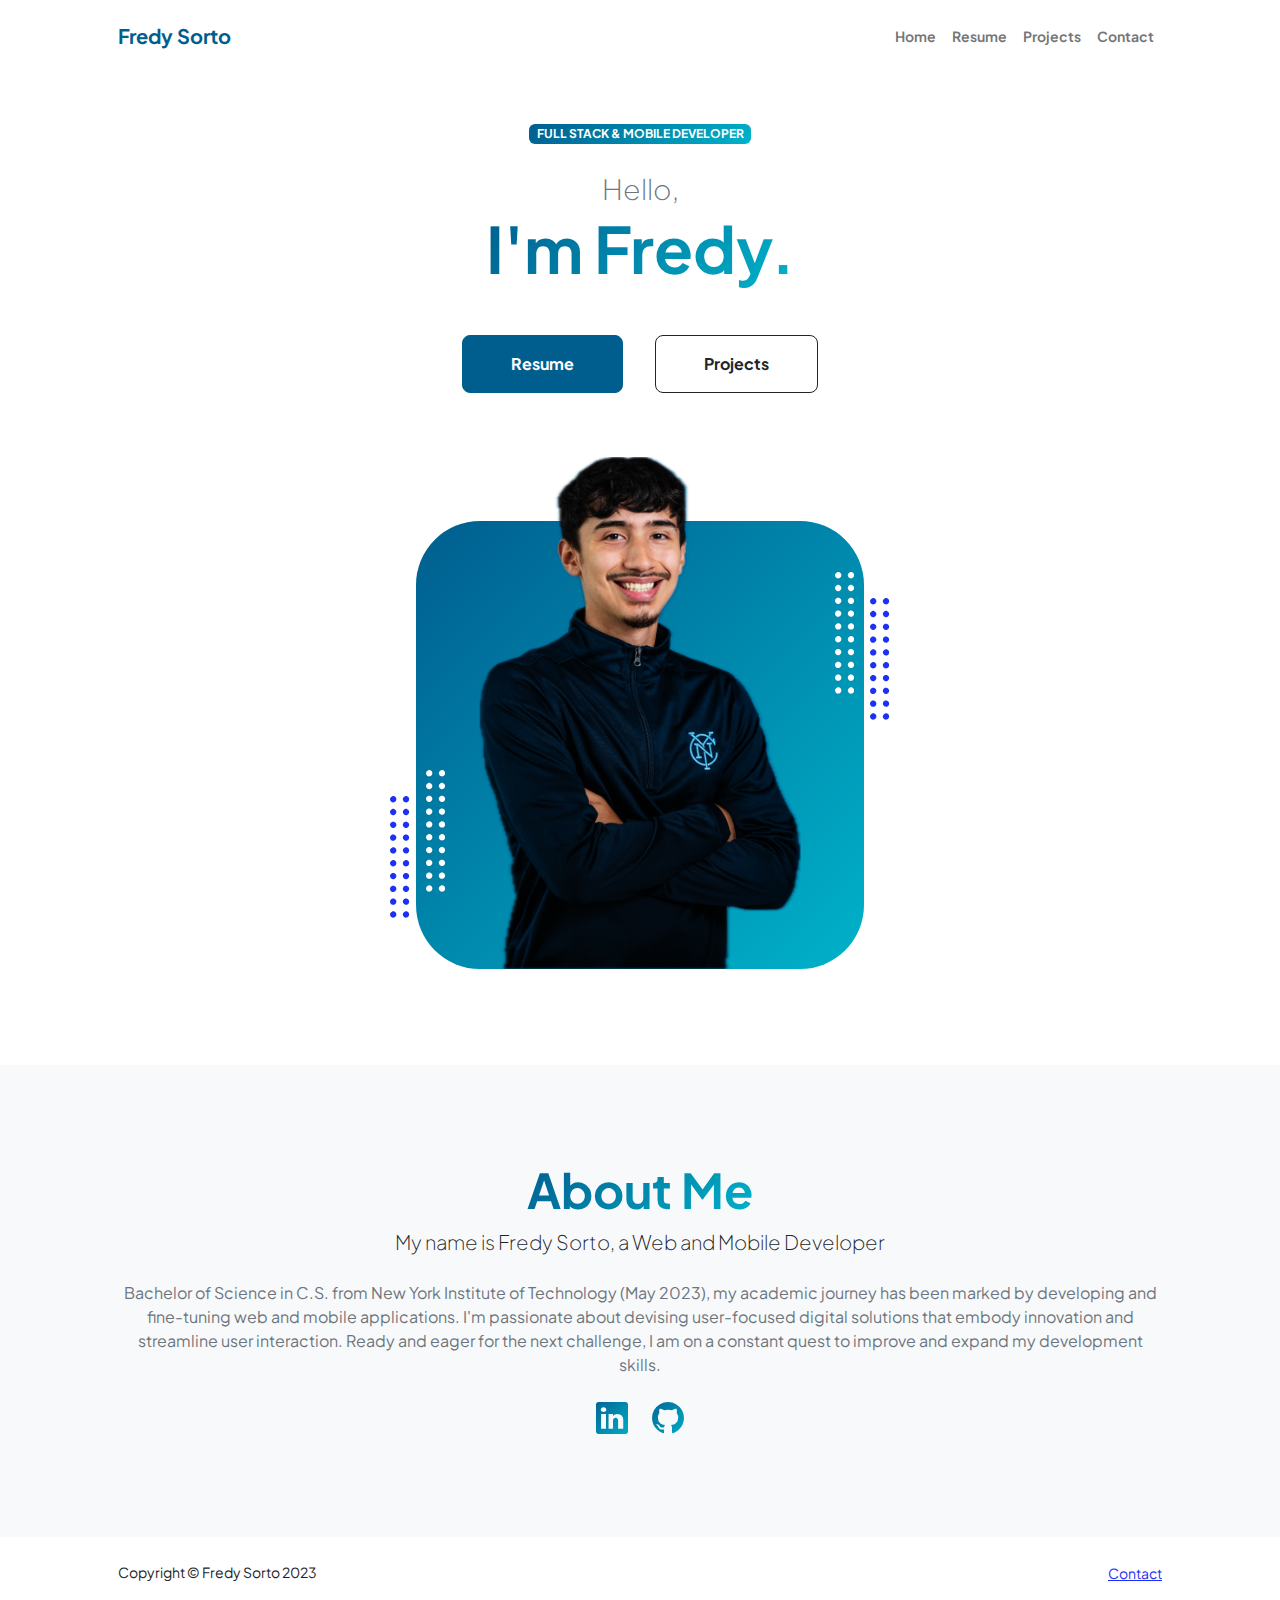
<file: index.html>
<!DOCTYPE html>
<html lang="en">
  <head>
    <meta charset="utf-8" />
    <meta
      name="viewport"
      content="width=device-width, initial-scale=1, shrink-to-fit=no"
    />
    <meta name="description" content="" />
    <meta name="author" content="" />
    <title>Fredy's Portfolio Website</title>
    <!-- Favicon-->
    <link rel="icon" type="image/x-icon" href="assets/favicon.ico" />
    <!-- Custom Google font-->
    <link rel="preconnect" href="https://fonts.googleapis.com" />
    <link rel="preconnect" href="https://fonts.gstatic.com" crossorigin />
    <link
      href="https://fonts.googleapis.com/css2?family=Plus+Jakarta+Sans:wght@100;200;300;400;500;600;700;800;900&amp;display=swap"
      rel="stylesheet"
    />
    <!-- Bootstrap icons-->
    <link
      href="https://cdn.jsdelivr.net/npm/bootstrap-icons@1.8.1/font/bootstrap-icons.css"
      rel="stylesheet"
    />
    <link href="css/styles.css" rel="stylesheet" />
  </head>
  <body class="d-flex flex-column h-100">
    <main class="flex-shrink-0">
      <!-- Navigation-->
      <nav class="navbar navbar-expand-lg navbar-light bg-white py-3">
        <div class="container px-5">
          <a class="navbar-brand" href="index.html"
            ><span class="fw-bolder text-primary">Fredy Sorto</span></a
          >
          <button
            class="navbar-toggler"
            type="button"
            data-bs-toggle="collapse"
            data-bs-target="#navbarSupportedContent"
            aria-controls="navbarSupportedContent"
            aria-expanded="false"
            aria-label="Toggle navigation"
          >
            <span class="navbar-toggler-icon"></span>
          </button>
          <div class="collapse navbar-collapse" id="navbarSupportedContent">
            <ul class="navbar-nav ms-auto mb-2 mb-lg-0 small fw-bolder">
              <li class="nav-item">
                <a class="nav-link" href="index.html">Home</a>
              </li>
              <li class="nav-item">
                <a class="nav-link" href="resume.html">Resume</a>
              </li>
              <li class="nav-item">
                <a class="nav-link" href="projects.html">Projects</a>
              </li>
              <li class="nav-item">
                <a class="nav-link" href="contact.html">Contact</a>
              </li>
            </ul>
          </div>
        </div>
      </nav>
      <!-- Header-->
      <header class="py-5">
        <div class="container px-5 pb-5">
          <div class="row gx-5 align-items-center">
            <div class="col-xxl-5">
              <!-- Header text content-->
              <div class="text-center text-xxl-start">
                <div
                  class="badge bg-gradient-primary-to-secondary text-white mb-4"
                >
                  <div class="text-uppercase">
                    Full Stack & Mobile Developer
                  </div>
                </div>
                <div class="fs-3 fw-light text-muted">Hello,</div>
                <h1 class="display-3 fw-bolder mb-5">
                  <span class="text-gradient d-inline">I'm Fredy.</span>
                </h1>
                <div
                  class="d-grid gap-3 d-sm-flex justify-content-sm-center justify-content-xxl-start mb-3"
                >
                  <a
                    class="btn btn-primary btn-lg px-5 py-3 me-sm-3 fs-6 fw-bolder"
                    href="resume.html"
                    >Resume</a
                  >
                  <a
                    class="btn btn-outline-dark btn-lg px-5 py-3 fs-6 fw-bolder"
                    href="projects.html"
                    >Projects</a
                  >
                </div>
              </div>
            </div>
            <div class="col-xxl-7">
              
              <div class="d-flex justify-content-center mt-5 mt-xxl-0">
                <div class="profile bg-gradient-primary-to-secondary">
                  <img class="profile-img" src="assets/profile.png" alt="..." />
                  <div class="dots-1">
                    <!-- SVG Dots-->
                    <svg
                      version="1.1"
                      xmlns="http://www.w3.org/2000/svg"
                      xmlns:xlink="http://www.w3.org/1999/xlink"
                      x="0px"
                      y="0px"
                      viewBox="0 0 191.6 1215.4"
                      style="enable-background: new 0 0 191.6 1215.4"
                      xml:space="preserve"
                    >
                      <g
                        transform="translate(0.000000,1280.000000) scale(0.100000,-0.100000)"
                      >
                        <path
                          d="M227.7,12788.6c-105-35-200-141-222-248c-43-206,163-412,369-369c155,32,275,190,260,339c-11,105-90,213-190,262        C383.7,12801.6,289.7,12808.6,227.7,12788.6z"
                        ></path>
                        <path
                          d="M1507.7,12788.6c-151-50-253-216-222-362c25-119,136-230,254-255c194-41,395,142,375,339c-11,105-90,213-190,262        C1663.7,12801.6,1569.7,12808.6,1507.7,12788.6z"
                        ></path>
                        <path
                          d="M227.7,11508.6c-105-35-200-141-222-248c-43-206,163-412,369-369c155,32,275,190,260,339c-11,105-90,213-190,262        C383.7,11521.6,289.7,11528.6,227.7,11508.6z"
                        ></path>
                        <path
                          d="M1507.7,11508.6c-151-50-253-216-222-362c25-119,136-230,254-255c194-41,395,142,375,339c-11,105-90,213-190,262        C1663.7,11521.6,1569.7,11528.6,1507.7,11508.6z"
                        ></path>
                        <path
                          d="M227.7,10228.6c-105-35-200-141-222-248c-43-206,163-412,369-369c155,32,275,190,260,339c-11,105-90,213-190,262        C383.7,10241.6,289.7,10248.6,227.7,10228.6z"
                        ></path>
                        <path
                          d="M1507.7,10228.6c-105-35-200-141-222-248c-43-206,163-412,369-369c155,32,275,190,260,339c-11,105-90,213-190,262        C1663.7,10241.6,1569.7,10248.6,1507.7,10228.6z"
                        ></path>
                        <path
                          d="M227.7,8948.6c-105-35-200-141-222-248c-43-206,163-412,369-369c155,32,275,190,260,339c-11,105-90,213-190,262        C383.7,8961.6,289.7,8968.6,227.7,8948.6z"
                        ></path>
                        <path
                          d="M1507.7,8948.6c-105-35-200-141-222-248c-43-206,163-412,369-369c155,32,275,190,260,339c-11,105-90,213-190,262        C1663.7,8961.6,1569.7,8968.6,1507.7,8948.6z"
                        ></path>
                        <path
                          d="M227.7,7668.6c-105-35-200-141-222-248c-43-206,163-412,369-369c155,32,275,190,260,339c-11,105-90,213-190,262        C383.7,7681.6,289.7,7688.6,227.7,7668.6z"
                        ></path>
                        <path
                          d="M1507.7,7668.6c-105-35-200-141-222-248c-43-206,163-412,369-369c155,32,275,190,260,339c-11,105-90,213-190,262        C1663.7,7681.6,1569.7,7688.6,1507.7,7668.6z"
                        ></path>
                        <path
                          d="M227.7,6388.6c-105-35-200-141-222-248c-43-206,163-412,369-369c155,32,275,190,260,339c-11,105-90,213-190,262        C383.7,6401.6,289.7,6408.6,227.7,6388.6z"
                        ></path>
                        <path
                          d="M1507.7,6388.6c-105-35-200-141-222-248c-43-206,163-412,369-369c155,32,275,190,260,339c-11,105-90,213-190,262        C1663.7,6401.6,1569.7,6408.6,1507.7,6388.6z"
                        ></path>
                        <path
                          d="M227.7,5108.6c-105-35-200-141-222-248c-43-206,163-412,369-369c155,32,275,190,260,339c-11,105-90,213-190,262        C383.7,5121.6,289.7,5128.6,227.7,5108.6z"
                        ></path>
                        <path
                          d="M1507.7,5108.6c-105-35-200-141-222-248c-43-206,163-412,369-369c155,32,275,190,260,339c-11,105-90,213-190,262        C1663.7,5121.6,1569.7,5128.6,1507.7,5108.6z"
                        ></path>
                        <path
                          d="M227.7,3828.6c-105-35-200-141-222-248c-43-206,163-412,369-369c155,32,275,190,260,339c-11,105-90,213-190,262        C383.7,3841.6,289.7,3848.6,227.7,3828.6z"
                        ></path>
                        <path
                          d="M1507.7,3828.6c-105-35-200-141-222-248c-43-206,163-412,369-369c155,32,275,190,260,339c-11,105-90,213-190,262        C1663.7,3841.6,1569.7,3848.6,1507.7,3828.6z"
                        ></path>
                        <path
                          d="M227.7,2548.6c-105-35-200-141-222-248c-43-206,163-412,369-369c155,32,275,190,260,339c-11,105-90,213-190,262        C383.7,2561.6,289.7,2568.6,227.7,2548.6z"
                        ></path>
                        <path
                          d="M1507.7,2548.6c-105-35-200-141-222-248c-43-206,163-412,369-369c155,32,275,190,260,339c-11,105-90,213-190,262        C1663.7,2561.6,1569.7,2568.6,1507.7,2548.6z"
                        ></path>
                        <path
                          d="M227.7,1268.6c-105-35-200-141-222-248c-43-206,163-412,369-369c155,32,275,190,260,339c-11,105-90,213-190,262        C383.7,1281.6,289.7,1288.6,227.7,1268.6z"
                        ></path>
                        <path
                          d="M1507.7,1268.6c-105-35-200-141-222-248c-43-206,163-412,369-369c155,32,275,190,260,339c-11,105-90,213-190,262        C1663.7,1281.6,1569.7,1288.6,1507.7,1268.6z"
                        ></path>
                      </g>
                    </svg>
                    <!-- END of SVG dots-->
                  </div>
                  <div class="dots-2">
                    <!-- SVG Dots-->
                    <svg
                      version="1.1"
                      xmlns="http://www.w3.org/2000/svg"
                      xmlns:xlink="http://www.w3.org/1999/xlink"
                      x="0px"
                      y="0px"
                      viewBox="0 0 191.6 1215.4"
                      style="enable-background: new 0 0 191.6 1215.4"
                      xml:space="preserve"
                    >
                      <g
                        transform="translate(0.000000,1280.000000) scale(0.100000,-0.100000)"
                      >
                        <path
                          d="M227.7,12788.6c-105-35-200-141-222-248c-43-206,163-412,369-369c155,32,275,190,260,339c-11,105-90,213-190,262        C383.7,12801.6,289.7,12808.6,227.7,12788.6z"
                        ></path>
                        <path
                          d="M1507.7,12788.6c-151-50-253-216-222-362c25-119,136-230,254-255c194-41,395,142,375,339c-11,105-90,213-190,262        C1663.7,12801.6,1569.7,12808.6,1507.7,12788.6z"
                        ></path>
                        <path
                          d="M227.7,11508.6c-105-35-200-141-222-248c-43-206,163-412,369-369c155,32,275,190,260,339c-11,105-90,213-190,262        C383.7,11521.6,289.7,11528.6,227.7,11508.6z"
                        ></path>
                        <path
                          d="M1507.7,11508.6c-151-50-253-216-222-362c25-119,136-230,254-255c194-41,395,142,375,339c-11,105-90,213-190,262        C1663.7,11521.6,1569.7,11528.6,1507.7,11508.6z"
                        ></path>
                        <path
                          d="M227.7,10228.6c-105-35-200-141-222-248c-43-206,163-412,369-369c155,32,275,190,260,339c-11,105-90,213-190,262        C383.7,10241.6,289.7,10248.6,227.7,10228.6z"
                        ></path>
                        <path
                          d="M1507.7,10228.6c-105-35-200-141-222-248c-43-206,163-412,369-369c155,32,275,190,260,339c-11,105-90,213-190,262        C1663.7,10241.6,1569.7,10248.6,1507.7,10228.6z"
                        ></path>
                        <path
                          d="M227.7,8948.6c-105-35-200-141-222-248c-43-206,163-412,369-369c155,32,275,190,260,339c-11,105-90,213-190,262        C383.7,8961.6,289.7,8968.6,227.7,8948.6z"
                        ></path>
                        <path
                          d="M1507.7,8948.6c-105-35-200-141-222-248c-43-206,163-412,369-369c155,32,275,190,260,339c-11,105-90,213-190,262        C1663.7,8961.6,1569.7,8968.6,1507.7,8948.6z"
                        ></path>
                        <path
                          d="M227.7,7668.6c-105-35-200-141-222-248c-43-206,163-412,369-369c155,32,275,190,260,339c-11,105-90,213-190,262        C383.7,7681.6,289.7,7688.6,227.7,7668.6z"
                        ></path>
                        <path
                          d="M1507.7,7668.6c-105-35-200-141-222-248c-43-206,163-412,369-369c155,32,275,190,260,339c-11,105-90,213-190,262        C1663.7,7681.6,1569.7,7688.6,1507.7,7668.6z"
                        ></path>
                        <path
                          d="M227.7,6388.6c-105-35-200-141-222-248c-43-206,163-412,369-369c155,32,275,190,260,339c-11,105-90,213-190,262        C383.7,6401.6,289.7,6408.6,227.7,6388.6z"
                        ></path>
                        <path
                          d="M1507.7,6388.6c-105-35-200-141-222-248c-43-206,163-412,369-369c155,32,275,190,260,339c-11,105-90,213-190,262        C1663.7,6401.6,1569.7,6408.6,1507.7,6388.6z"
                        ></path>
                        <path
                          d="M227.7,5108.6c-105-35-200-141-222-248c-43-206,163-412,369-369c155,32,275,190,260,339c-11,105-90,213-190,262        C383.7,5121.6,289.7,5128.6,227.7,5108.6z"
                        ></path>
                        <path
                          d="M1507.7,5108.6c-105-35-200-141-222-248c-43-206,163-412,369-369c155,32,275,190,260,339c-11,105-90,213-190,262        C1663.7,5121.6,1569.7,5128.6,1507.7,5108.6z"
                        ></path>
                        <path
                          d="M227.7,3828.6c-105-35-200-141-222-248c-43-206,163-412,369-369c155,32,275,190,260,339c-11,105-90,213-190,262        C383.7,3841.6,289.7,3848.6,227.7,3828.6z"
                        ></path>
                        <path
                          d="M1507.7,3828.6c-105-35-200-141-222-248c-43-206,163-412,369-369c155,32,275,190,260,339c-11,105-90,213-190,262        C1663.7,3841.6,1569.7,3848.6,1507.7,3828.6z"
                        ></path>
                        <path
                          d="M227.7,2548.6c-105-35-200-141-222-248c-43-206,163-412,369-369c155,32,275,190,260,339c-11,105-90,213-190,262        C383.7,2561.6,289.7,2568.6,227.7,2548.6z"
                        ></path>
                        <path
                          d="M1507.7,2548.6c-105-35-200-141-222-248c-43-206,163-412,369-369c155,32,275,190,260,339c-11,105-90,213-190,262        C1663.7,2561.6,1569.7,2568.6,1507.7,2548.6z"
                        ></path>
                        <path
                          d="M227.7,1268.6c-105-35-200-141-222-248c-43-206,163-412,369-369c155,32,275,190,260,339c-11,105-90,213-190,262        C383.7,1281.6,289.7,1288.6,227.7,1268.6z"
                        ></path>
                        <path
                          d="M1507.7,1268.6c-105-35-200-141-222-248c-43-206,163-412,369-369c155,32,275,190,260,339c-11,105-90,213-190,262        C1663.7,1281.6,1569.7,1288.6,1507.7,1268.6z"
                        ></path>
                      </g>
                    </svg>
                    <!-- END of SVG dots-->
                  </div>
                  <div class="dots-3">
                    <!-- SVG Dots-->
                    <svg
                      version="1.1"
                      xmlns="http://www.w3.org/2000/svg"
                      xmlns:xlink="http://www.w3.org/1999/xlink"
                      x="0px"
                      y="0px"
                      viewBox="0 0 191.6 1215.4"
                      style="enable-background: new 0 0 191.6 1215.4"
                      xml:space="preserve"
                    >
                      <g
                        transform="translate(0.000000,1280.000000) scale(0.100000,-0.100000)"
                      >
                        <path
                          d="M227.7,12788.6c-105-35-200-141-222-248c-43-206,163-412,369-369c155,32,275,190,260,339c-11,105-90,213-190,262        C383.7,12801.6,289.7,12808.6,227.7,12788.6z"
                        ></path>
                        <path
                          d="M1507.7,12788.6c-151-50-253-216-222-362c25-119,136-230,254-255c194-41,395,142,375,339c-11,105-90,213-190,262        C1663.7,12801.6,1569.7,12808.6,1507.7,12788.6z"
                        ></path>
                        <path
                          d="M227.7,11508.6c-105-35-200-141-222-248c-43-206,163-412,369-369c155,32,275,190,260,339c-11,105-90,213-190,262        C383.7,11521.6,289.7,11528.6,227.7,11508.6z"
                        ></path>
                        <path
                          d="M1507.7,11508.6c-151-50-253-216-222-362c25-119,136-230,254-255c194-41,395,142,375,339c-11,105-90,213-190,262        C1663.7,11521.6,1569.7,11528.6,1507.7,11508.6z"
                        ></path>
                        <path
                          d="M227.7,10228.6c-105-35-200-141-222-248c-43-206,163-412,369-369c155,32,275,190,260,339c-11,105-90,213-190,262        C383.7,10241.6,289.7,10248.6,227.7,10228.6z"
                        ></path>
                        <path
                          d="M1507.7,10228.6c-105-35-200-141-222-248c-43-206,163-412,369-369c155,32,275,190,260,339c-11,105-90,213-190,262        C1663.7,10241.6,1569.7,10248.6,1507.7,10228.6z"
                        ></path>
                        <path
                          d="M227.7,8948.6c-105-35-200-141-222-248c-43-206,163-412,369-369c155,32,275,190,260,339c-11,105-90,213-190,262        C383.7,8961.6,289.7,8968.6,227.7,8948.6z"
                        ></path>
                        <path
                          d="M1507.7,8948.6c-105-35-200-141-222-248c-43-206,163-412,369-369c155,32,275,190,260,339c-11,105-90,213-190,262        C1663.7,8961.6,1569.7,8968.6,1507.7,8948.6z"
                        ></path>
                        <path
                          d="M227.7,7668.6c-105-35-200-141-222-248c-43-206,163-412,369-369c155,32,275,190,260,339c-11,105-90,213-190,262        C383.7,7681.6,289.7,7688.6,227.7,7668.6z"
                        ></path>
                        <path
                          d="M1507.7,7668.6c-105-35-200-141-222-248c-43-206,163-412,369-369c155,32,275,190,260,339c-11,105-90,213-190,262        C1663.7,7681.6,1569.7,7688.6,1507.7,7668.6z"
                        ></path>
                        <path
                          d="M227.7,6388.6c-105-35-200-141-222-248c-43-206,163-412,369-369c155,32,275,190,260,339c-11,105-90,213-190,262        C383.7,6401.6,289.7,6408.6,227.7,6388.6z"
                        ></path>
                        <path
                          d="M1507.7,6388.6c-105-35-200-141-222-248c-43-206,163-412,369-369c155,32,275,190,260,339c-11,105-90,213-190,262        C1663.7,6401.6,1569.7,6408.6,1507.7,6388.6z"
                        ></path>
                        <path
                          d="M227.7,5108.6c-105-35-200-141-222-248c-43-206,163-412,369-369c155,32,275,190,260,339c-11,105-90,213-190,262        C383.7,5121.6,289.7,5128.6,227.7,5108.6z"
                        ></path>
                        <path
                          d="M1507.7,5108.6c-105-35-200-141-222-248c-43-206,163-412,369-369c155,32,275,190,260,339c-11,105-90,213-190,262        C1663.7,5121.6,1569.7,5128.6,1507.7,5108.6z"
                        ></path>
                        <path
                          d="M227.7,3828.6c-105-35-200-141-222-248c-43-206,163-412,369-369c155,32,275,190,260,339c-11,105-90,213-190,262        C383.7,3841.6,289.7,3848.6,227.7,3828.6z"
                        ></path>
                        <path
                          d="M1507.7,3828.6c-105-35-200-141-222-248c-43-206,163-412,369-369c155,32,275,190,260,339c-11,105-90,213-190,262        C1663.7,3841.6,1569.7,3848.6,1507.7,3828.6z"
                        ></path>
                        <path
                          d="M227.7,2548.6c-105-35-200-141-222-248c-43-206,163-412,369-369c155,32,275,190,260,339c-11,105-90,213-190,262        C383.7,2561.6,289.7,2568.6,227.7,2548.6z"
                        ></path>
                        <path
                          d="M1507.7,2548.6c-105-35-200-141-222-248c-43-206,163-412,369-369c155,32,275,190,260,339c-11,105-90,213-190,262        C1663.7,2561.6,1569.7,2568.6,1507.7,2548.6z"
                        ></path>
                        <path
                          d="M227.7,1268.6c-105-35-200-141-222-248c-43-206,163-412,369-369c155,32,275,190,260,339c-11,105-90,213-190,262        C383.7,1281.6,289.7,1288.6,227.7,1268.6z"
                        ></path>
                        <path
                          d="M1507.7,1268.6c-105-35-200-141-222-248c-43-206,163-412,369-369c155,32,275,190,260,339c-11,105-90,213-190,262        C1663.7,1281.6,1569.7,1288.6,1507.7,1268.6z"
                        ></path>
                      </g>
                    </svg>
                    <!-- END of SVG dots-->
                  </div>
                  <div class="dots-4">
                    <!-- SVG Dots-->
                    <svg
                      version="1.1"
                      xmlns="http://www.w3.org/2000/svg"
                      xmlns:xlink="http://www.w3.org/1999/xlink"
                      x="0px"
                      y="0px"
                      viewBox="0 0 191.6 1215.4"
                      style="enable-background: new 0 0 191.6 1215.4"
                      xml:space="preserve"
                    >
                      <g
                        transform="translate(0.000000,1280.000000) scale(0.100000,-0.100000)"
                      >
                        <path
                          d="M227.7,12788.6c-105-35-200-141-222-248c-43-206,163-412,369-369c155,32,275,190,260,339c-11,105-90,213-190,262        C383.7,12801.6,289.7,12808.6,227.7,12788.6z"
                        ></path>
                        <path
                          d="M1507.7,12788.6c-151-50-253-216-222-362c25-119,136-230,254-255c194-41,395,142,375,339c-11,105-90,213-190,262        C1663.7,12801.6,1569.7,12808.6,1507.7,12788.6z"
                        ></path>
                        <path
                          d="M227.7,11508.6c-105-35-200-141-222-248c-43-206,163-412,369-369c155,32,275,190,260,339c-11,105-90,213-190,262        C383.7,11521.6,289.7,11528.6,227.7,11508.6z"
                        ></path>
                        <path
                          d="M1507.7,11508.6c-151-50-253-216-222-362c25-119,136-230,254-255c194-41,395,142,375,339c-11,105-90,213-190,262        C1663.7,11521.6,1569.7,11528.6,1507.7,11508.6z"
                        ></path>
                        <path
                          d="M227.7,10228.6c-105-35-200-141-222-248c-43-206,163-412,369-369c155,32,275,190,260,339c-11,105-90,213-190,262        C383.7,10241.6,289.7,10248.6,227.7,10228.6z"
                        ></path>
                        <path
                          d="M1507.7,10228.6c-105-35-200-141-222-248c-43-206,163-412,369-369c155,32,275,190,260,339c-11,105-90,213-190,262        C1663.7,10241.6,1569.7,10248.6,1507.7,10228.6z"
                        ></path>
                        <path
                          d="M227.7,8948.6c-105-35-200-141-222-248c-43-206,163-412,369-369c155,32,275,190,260,339c-11,105-90,213-190,262        C383.7,8961.6,289.7,8968.6,227.7,8948.6z"
                        ></path>
                        <path
                          d="M1507.7,8948.6c-105-35-200-141-222-248c-43-206,163-412,369-369c155,32,275,190,260,339c-11,105-90,213-190,262        C1663.7,8961.6,1569.7,8968.6,1507.7,8948.6z"
                        ></path>
                        <path
                          d="M227.7,7668.6c-105-35-200-141-222-248c-43-206,163-412,369-369c155,32,275,190,260,339c-11,105-90,213-190,262        C383.7,7681.6,289.7,7688.6,227.7,7668.6z"
                        ></path>
                        <path
                          d="M1507.7,7668.6c-105-35-200-141-222-248c-43-206,163-412,369-369c155,32,275,190,260,339c-11,105-90,213-190,262        C1663.7,7681.6,1569.7,7688.6,1507.7,7668.6z"
                        ></path>
                        <path
                          d="M227.7,6388.6c-105-35-200-141-222-248c-43-206,163-412,369-369c155,32,275,190,260,339c-11,105-90,213-190,262        C383.7,6401.6,289.7,6408.6,227.7,6388.6z"
                        ></path>
                        <path
                          d="M1507.7,6388.6c-105-35-200-141-222-248c-43-206,163-412,369-369c155,32,275,190,260,339c-11,105-90,213-190,262        C1663.7,6401.6,1569.7,6408.6,1507.7,6388.6z"
                        ></path>
                        <path
                          d="M227.7,5108.6c-105-35-200-141-222-248c-43-206,163-412,369-369c155,32,275,190,260,339c-11,105-90,213-190,262        C383.7,5121.6,289.7,5128.6,227.7,5108.6z"
                        ></path>
                        <path
                          d="M1507.7,5108.6c-105-35-200-141-222-248c-43-206,163-412,369-369c155,32,275,190,260,339c-11,105-90,213-190,262        C1663.7,5121.6,1569.7,5128.6,1507.7,5108.6z"
                        ></path>
                        <path
                          d="M227.7,3828.6c-105-35-200-141-222-248c-43-206,163-412,369-369c155,32,275,190,260,339c-11,105-90,213-190,262        C383.7,3841.6,289.7,3848.6,227.7,3828.6z"
                        ></path>
                        <path
                          d="M1507.7,3828.6c-105-35-200-141-222-248c-43-206,163-412,369-369c155,32,275,190,260,339c-11,105-90,213-190,262        C1663.7,3841.6,1569.7,3848.6,1507.7,3828.6z"
                        ></path>
                        <path
                          d="M227.7,2548.6c-105-35-200-141-222-248c-43-206,163-412,369-369c155,32,275,190,260,339c-11,105-90,213-190,262        C383.7,2561.6,289.7,2568.6,227.7,2548.6z"
                        ></path>
                        <path
                          d="M1507.7,2548.6c-105-35-200-141-222-248c-43-206,163-412,369-369c155,32,275,190,260,339c-11,105-90,213-190,262        C1663.7,2561.6,1569.7,2568.6,1507.7,2548.6z"
                        ></path>
                        <path
                          d="M227.7,1268.6c-105-35-200-141-222-248c-43-206,163-412,369-369c155,32,275,190,260,339c-11,105-90,213-190,262        C383.7,1281.6,289.7,1288.6,227.7,1268.6z"
                        ></path>
                        <path
                          d="M1507.7,1268.6c-105-35-200-141-222-248c-43-206,163-412,369-369c155,32,275,190,260,339c-11,105-90,213-190,262        C1663.7,1281.6,1569.7,1288.6,1507.7,1268.6z"
                        ></path>
                      </g>
                    </svg>
                    <!-- END of SVG dots-->
                  </div>
                </div>
              </div>
            </div>
          </div>
        </div>
      </header>
      <!-- About Section-->
      <section class="bg-light py-5">
        <div class="container px-5">
          <div class="row gx-5 justify-content-center">
            <div class="col-xxl-8">
              <div class="text-center my-5">
                <h2 class="display-5 fw-bolder">
                  <span class="text-gradient d-inline">About Me</span>
                </h2>
                <p class="lead fw-light mb-4">
                  My name is Fredy Sorto, a Web and Mobile Developer
                </p>
                <p class="text-muted">
                  Bachelor of Science in C.S. from New York Institute of
                  Technology (May 2023), my academic journey has been marked by
                  developing and fine-tuning web and mobile applications. I'm
                  passionate about devising user-focused digital solutions that
                  embody innovation and streamline user interaction. Ready and
                  eager for the next challenge, I am on a constant quest to
                  improve and expand my development skills.
                </p>
                <div class="d-flex justify-content-center fs-2 gap-4">
                  <a
                    class="text-gradient"
                    href="https://www.linkedin.com/in/fredysorto/"
                    target="”_blank”"
                    ><i class="bi bi-linkedin"></i
                  ></a>
                  <a
                    class="text-gradient"
                    href="https://github.com/fredygsorto"
                    target="”_blank”"
                    ><i class="bi bi-github"></i
                  ></a>
                </div>
              </div>
            </div>
          </div>
        </div>
      </section>
    </main>
    <!-- Footer-->
    <footer class="bg-white py-4 mt-auto">
      <div class="container px-5">
        <div
          class="row align-items-center justify-content-between flex-column flex-sm-row"
        >
          <div class="col-auto">
            <div class="small m-0">Copyright &copy; Fredy Sorto 2023</div>
          </div>
          <div class="col-auto">
            <a class="small" href="/contact.html">Contact</a>
          </div>
        </div>
      </div>
    </footer>
    <!-- Bootstrap core JS-->
    <script src="https://cdn.jsdelivr.net/npm/bootstrap@5.2.3/dist/js/bootstrap.bundle.min.js"></script>
    <!-- Core theme JS-->
    <script src="js/scripts.js"></script>
  </body>
</html>
</file>
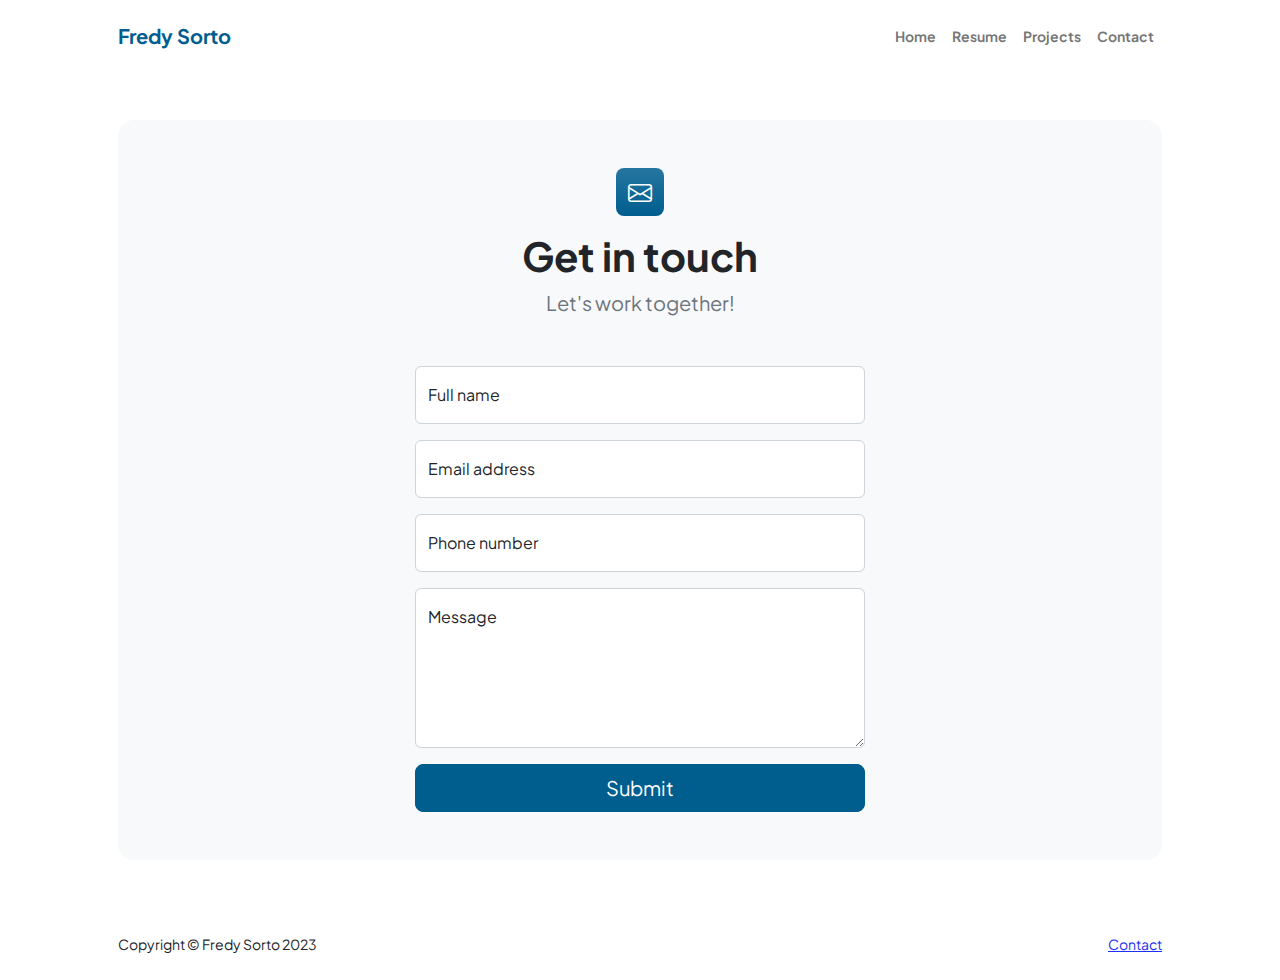
<file: contact.html>
<!DOCTYPE html>
<html lang="en">
  <head>
    <meta charset="utf-8" />
    <meta
      name="viewport"
      content="width=device-width, initial-scale=1, shrink-to-fit=no"
    />
    <meta name="description" content />
    <meta name="author" content />
    <title>Fredy's Portfolio Website</title>
    <!-- Favicon-->
    <link rel="icon" type="image/x-icon" href="assets/favicon.ico" />
    <!-- Custom Google font-->
    <link rel="preconnect" href="https://fonts.googleapis.com" />
    <link rel="preconnect" href="https://fonts.gstatic.com" crossorigin />
    <link
      href="https://fonts.googleapis.com/css2?family=Plus+Jakarta+Sans:wght@100;200;300;400;500;600;700;800;900&amp;display=swap"
      rel="stylesheet"
    />
    <!-- Bootstrap icons-->
    <link
      href="https://cdn.jsdelivr.net/npm/bootstrap-icons@1.8.1/font/bootstrap-icons.css"
      rel="stylesheet"
    />
    <!-- Core theme CSS (includes Bootstrap)-->
    <link href="css/styles.css" rel="stylesheet" />
  </head>
  <body class="d-flex flex-column">
    <main class="flex-shrink-0">
      <!-- Navigation-->
      <nav class="navbar navbar-expand-lg navbar-light bg-white py-3">
        <div class="container px-5">
          <a class="navbar-brand" href="index.html"
            ><span class="fw-bolder text-primary">Fredy Sorto</span></a
          >
          <button
            class="navbar-toggler"
            type="button"
            data-bs-toggle="collapse"
            data-bs-target="#navbarSupportedContent"
            aria-controls="navbarSupportedContent"
            aria-expanded="false"
            aria-label="Toggle navigation"
          >
            <span class="navbar-toggler-icon"></span>
          </button>
          <div class="collapse navbar-collapse" id="navbarSupportedContent">
            <ul class="navbar-nav ms-auto mb-2 mb-lg-0 small fw-bolder">
              <li class="nav-item">
                <a class="nav-link" href="index.html">Home</a>
              </li>
              <li class="nav-item">
                <a class="nav-link" href="resume.html">Resume</a>
              </li>
              <li class="nav-item">
                <a class="nav-link" href="projects.html">Projects</a>
              </li>
              <li class="nav-item">
                <a class="nav-link" href="contact.html">Contact</a>
              </li>
            </ul>
          </div>
        </div>
      </nav>
      <!-- Page content-->
      <section class="py-5">
        <div class="container px-5">
          <div class="bg-light rounded-4 py-5 px-4 px-md-5">
            <div class="text-center mb-5">
              <div
                class="feature bg-primary bg-gradient text-white rounded-3 mb-3"
              >
                <i class="bi bi-envelope"></i>
              </div>
              <h1 class="fw-bolder">Get in touch</h1>
              <p class="lead fw-normal text-muted mb-0">Let's work together!</p>
            </div>
            <div class="row gx-5 justify-content-center">
              <div class="col-lg-8 col-xl-6">
                <!-- ... other parts of your HTML ... -->
                <form
                  id="contactForm"
                  name="contactForm"
                  netlify
                >
                  <input type="hidden" name="form-name" value="contactForm" />
                  <!-- Name input -->
                  <div class="form-floating mb-3">
                    <input
                      class="form-control"
                      id="name"
                      name="name"
                      type="text"
                      placeholder="Enter your name..."
                      required
                    />
                    <label for="name">Full name</label>
                  </div>
                  <!-- Email address input -->
                  <div class="form-floating mb-3">
                    <input
                      class="form-control"
                      id="email"
                      name="email"
                      type="email"
                      placeholder="name@example.com"
                      required
                    />
                    <label for="email">Email address</label>
                  </div>
                  <!-- Phone number input -->
                  <div class="form-floating mb-3">
                    <input
                      class="form-control"
                      id="phone"
                      name="phone"
                      type="tel"
                      placeholder="(123) 456-7890"
                    />
                    <label for="phone">Phone number</label>
                  </div>
                  <!-- Message input -->
                  <div class="form-floating mb-3">
                    <textarea
                      class="form-control"
                      id="message"
                      name="message"
                      placeholder="Enter your message here..."
                      style="height: 10rem"
                      required
                    ></textarea>
                    <label for="message">Message</label>
                  </div>
                  <!-- Submit Button -->
                  <div class="d-grid">
                    <button class="btn btn-primary btn-lg" type="submit">
                      Submit
                    </button>
                  </div>
                </form>
              </div>
            </div>
          </div>
        </div>
      </section>
    </main>
    <!-- Footer-->
    <footer class="bg-white py-4 mt-auto">
      <div class="container px-5">
        <div
          class="row align-items-center justify-content-between flex-column flex-sm-row"
        >
          <div class="col-auto">
            <div class="small m-0">Copyright &copy; Fredy Sorto 2023</div>
          </div>
          <div class="col-auto">
            <a class="small" href="/contact.html">Contact</a>
          </div>
        </div>
      </div>
    </footer>
    <!-- Bootstrap core JS-->
    <script src="https://cdn.jsdelivr.net/npm/bootstrap@5.2.3/dist/js/bootstrap.bundle.min.js"></script>
    <!-- Core theme JS-->
    <script src="js/scripts.js"></script>
    <script src="https://cdn.startbootstrap.com/sb-forms-latest.js"></script>
  </body>
</html>
</file>
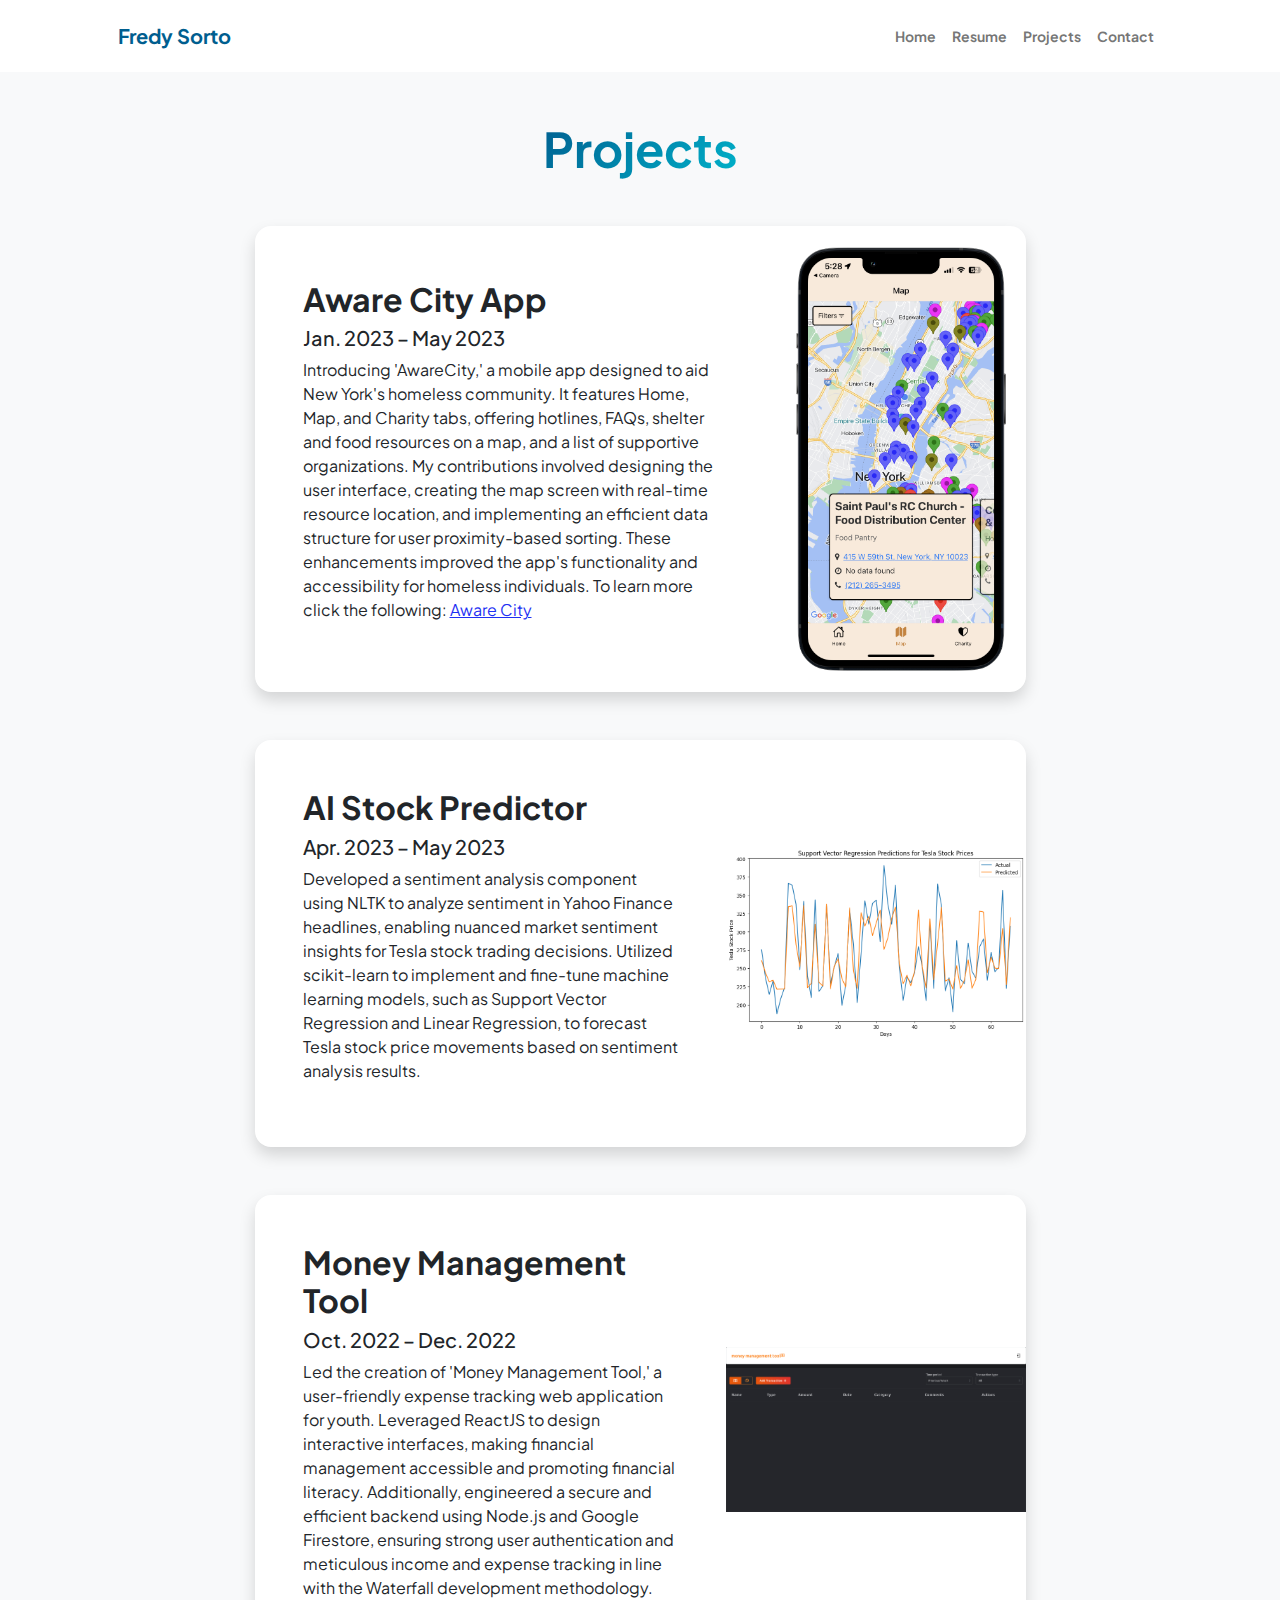
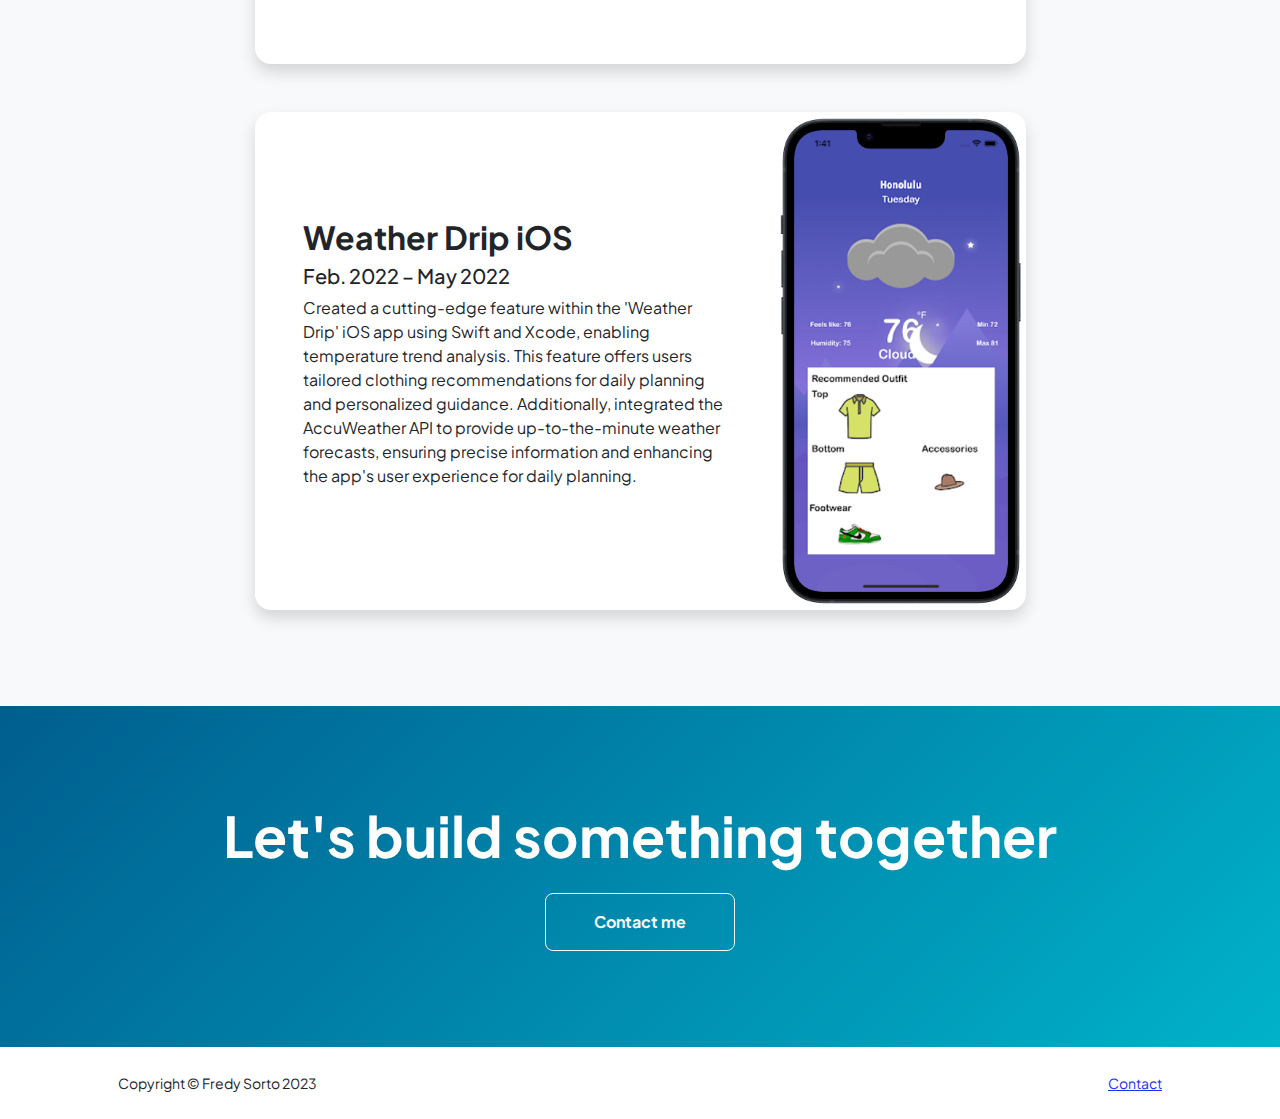
<file: projects.html>
<!DOCTYPE html>
<html lang="en">
  <head>
    <meta charset="utf-8" />
    <meta
      name="viewport"
      content="width=device-width, initial-scale=1, shrink-to-fit=no"
    />
    <meta name="description" content="" />
    <meta name="author" content="" />
    <title>Fredy's Portfolio Website</title>
    <!-- Favicon-->
    <link rel="icon" type="image/x-icon" href="assets/favicon.ico" />
    <!-- Custom Google font-->
    <link rel="preconnect" href="https://fonts.googleapis.com" />
    <link rel="preconnect" href="https://fonts.gstatic.com" crossorigin />
    <link
      href="https://fonts.googleapis.com/css2?family=Plus+Jakarta+Sans:wght@100;200;300;400;500;600;700;800;900&amp;display=swap"
      rel="stylesheet"
    />
    <!-- Bootstrap icons-->
    <link
      href="https://cdn.jsdelivr.net/npm/bootstrap-icons@1.8.1/font/bootstrap-icons.css"
      rel="stylesheet"
    />
    <!-- Core theme CSS (includes Bootstrap)-->
    <link href="css/styles.css" rel="stylesheet" />
  </head>
  <body class="d-flex flex-column h-100 bg-light">
    <main class="flex-shrink-0">
      <!-- Navigation-->
      <nav class="navbar navbar-expand-lg navbar-light bg-white py-3">
        <div class="container px-5">
          <a class="navbar-brand" href="index.html"
            ><span class="fw-bolder text-primary">Fredy Sorto</span></a
          >
          <button
            class="navbar-toggler"
            type="button"
            data-bs-toggle="collapse"
            data-bs-target="#navbarSupportedContent"
            aria-controls="navbarSupportedContent"
            aria-expanded="false"
            aria-label="Toggle navigation"
          >
            <span class="navbar-toggler-icon"></span>
          </button>
          <div class="collapse navbar-collapse" id="navbarSupportedContent">
            <ul class="navbar-nav ms-auto mb-2 mb-lg-0 small fw-bolder">
              <li class="nav-item">
                <a class="nav-link" href="index.html">Home</a>
              </li>
              <li class="nav-item">
                <a class="nav-link" href="resume.html">Resume</a>
              </li>
              <li class="nav-item">
                <a class="nav-link" href="projects.html">Projects</a>
              </li>
              <li class="nav-item">
                <a class="nav-link" href="contact.html">Contact</a>
              </li>
            </ul>
          </div>
        </div>
      </nav>
      <!-- Projects Section-->
      <section class="py-5">
        <div class="container px-5 mb-5">
          <div class="text-center mb-5">
            <h1 class="display-5 fw-bolder mb-0">
              <span class="text-gradient d-inline">Projects</span>
            </h1>
          </div>
          <div class="row gx-5 justify-content-center">
            <div class="col-lg-11 col-xl-9 col-xxl-8">
              <!-- Project Card 1-->
              <div class="card overflow-hidden shadow rounded-4 border-0 mb-5">
                <div class="card-body p-0">
                  <div class="d-flex align-items-center">
                    <div class="p-5">
                      <h2 class="fw-bolder">Aware City App</h2>
                      <h5>Jan. 2023 – May 2023</h5>
                      <p>
                        Introducing 'AwareCity,' a mobile app designed to aid
                        New York's homeless community. It features Home, Map,
                        and Charity tabs, offering hotlines, FAQs, shelter and
                        food resources on a map, and a list of supportive
                        organizations. My contributions involved designing the
                        user interface, creating the map screen with real-time
                        resource location, and implementing an efficient data
                        structure for user proximity-based sorting. These
                        enhancements improved the app's functionality and
                        accessibility for homeless individuals. To learn more
                        click the following:
                        <a href="https://awarecity.vercel.app/" target="_blank"
                          >Aware City</a
                        >
                      </p>
                    </div>
                    <img
                      class="img-fluid"
                      src="./assets/projects-images/aware-city-mapscreen.png"
                      alt="..."
                      height="350"
                      width="250"
                    />
                  </div>
                </div>
              </div>
              <!-- Project Card 2-->
              <div class="card overflow-hidden shadow rounded-4 border-0 mb-5">
                <div class="card-body p-0">
                  <div class="d-flex align-items-center">
                    <div class="p-5">
                      <h2 class="fw-bolder">AI Stock Predictor</h2>
                      <h5>Apr. 2023 – May 2023</h5>
                      <p>
                        Developed a sentiment analysis component using NLTK to
                        analyze sentiment in Yahoo Finance headlines, enabling
                        nuanced market sentiment insights for Tesla stock
                        trading decisions. Utilized scikit-learn to implement
                        and fine-tune machine learning models, such as Support
                        Vector Regression and Linear Regression, to forecast
                        Tesla stock price movements based on sentiment analysis
                        results.
                      </p>
                    </div>
                    <img
                      class="img-fluid"
                      src="/assets/projects-images/ai-stock-predictor.png"
                      alt="..."
                      height="400"
                      width="300"
                    />
                  </div>
                </div>
              </div>
              <!-- Project Card 3-->
              <div class="card overflow-hidden shadow rounded-4 border-0 mb-5">
                <div class="card-body p-0">
                  <div class="d-flex align-items-center">
                    <div class="p-5">
                      <h2 class="fw-bolder">Money Management Tool</h2>
                      <h5>Oct. 2022 – Dec. 2022</h5>
                      <p>
                        Led the creation of 'Money Management Tool,' a
                        user-friendly expense tracking web application for
                        youth. Leveraged ReactJS to design interactive
                        interfaces, making financial management accessible and
                        promoting financial literacy. Additionally, engineered a
                        secure and efficient backend using Node.js and Google
                        Firestore, ensuring strong user authentication and
                        meticulous income and expense tracking in line with the
                        Waterfall development methodology.
                      </p>
                    </div>
                    <img
                      class="img-fluid"
                      src="/assets/projects-images/mmt-dashsboard.png"
                      alt="..."
                      height="400"
                      width="300"
                    />
                  </div>
                </div>
              </div>
              <!-- Project Card 4-->
              <div class="card overflow-hidden shadow rounded-4 border-0">
                <div class="card-body p-0">
                  <div class="d-flex align-items-center">
                    <div class="p-5">
                      <h2 class="fw-bolder">Weather Drip iOS</h2>
                      <h5>Feb. 2022 – May 2022</h5>
                      <p>
                        Created a cutting-edge feature within the 'Weather Drip'
                        iOS app using Swift and Xcode, enabling temperature
                        trend analysis. This feature offers users tailored
                        clothing recommendations for daily planning and
                        personalized guidance. Additionally, integrated the
                        AccuWeather API to provide up-to-the-minute weather
                        forecasts, ensuring precise information and enhancing
                        the app's user experience for daily planning.
                      </p>
                    </div>
                    <img
                      class="img-fluid"
                      src="/assets/projects-images/weatherdrip-portrait.png"
                      alt="..."
                      height="350"
                      width="250"
                    />
                  </div>
                </div>
              </div>
            </div>
          </div>
        </div>
      </section>
      <!-- Call to action section-->
      <section class="py-5 bg-gradient-primary-to-secondary text-white">
        <div class="container px-5 my-5">
          <div class="text-center">
            <h2 class="display-4 fw-bolder mb-4">
              Let's build something together
            </h2>
            <a
              class="btn btn-outline-light btn-lg px-5 py-3 fs-6 fw-bolder"
              href="contact.html"
              >Contact me</a
            >
          </div>
        </div>
      </section>
    </main>
    <!-- Footer-->
    <footer class="bg-white py-4 mt-auto">
      <div class="container px-5">
        <div
          class="row align-items-center justify-content-between flex-column flex-sm-row"
        >
          <div class="col-auto">
            <div class="small m-0">Copyright &copy; Fredy Sorto 2023</div>
          </div>
          <div class="col-auto">
            <a class="small" href="#!">Contact</a>
          </div>
        </div>
      </div>
    </footer>
    <!-- Bootstrap core JS-->
    <script src="https://cdn.jsdelivr.net/npm/bootstrap@5.2.3/dist/js/bootstrap.bundle.min.js"></script>
    <!-- Core theme JS-->
    <script src="js/scripts.js"></script>
  </body>
</html>
</file>
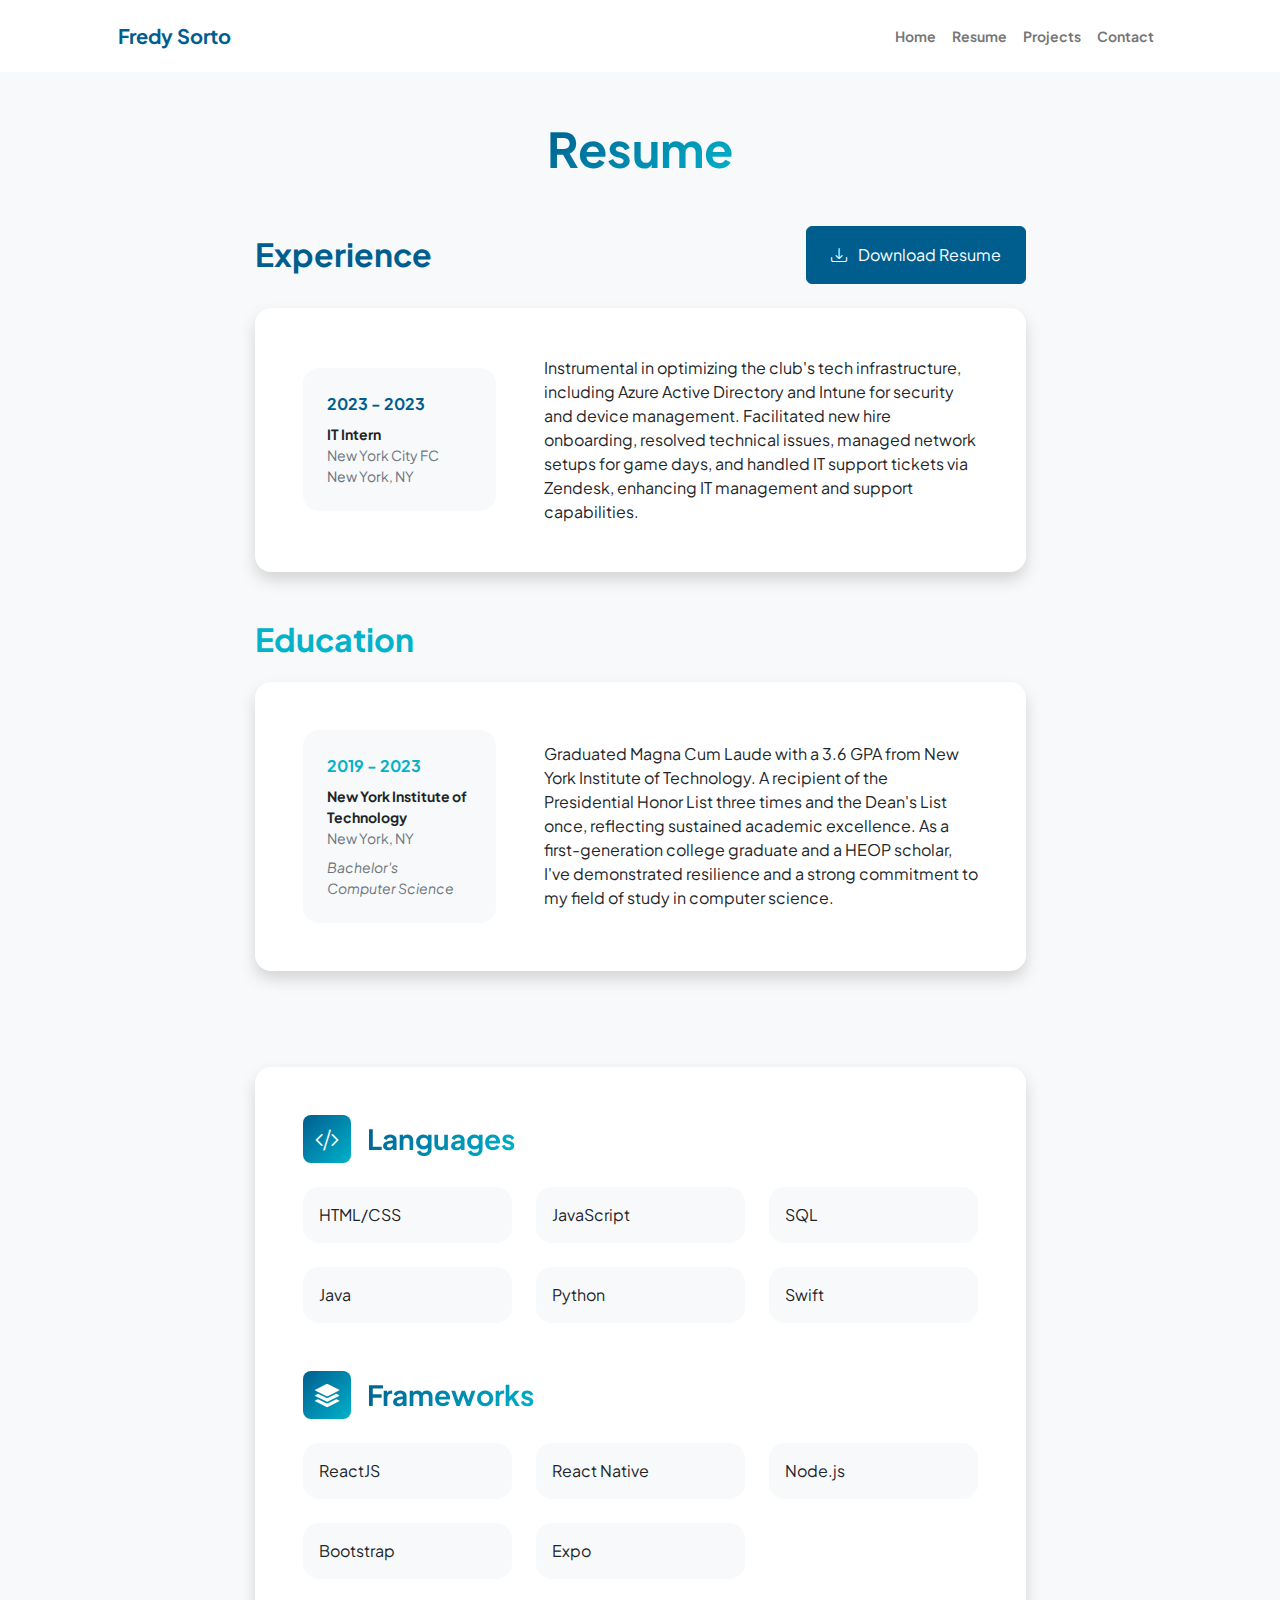
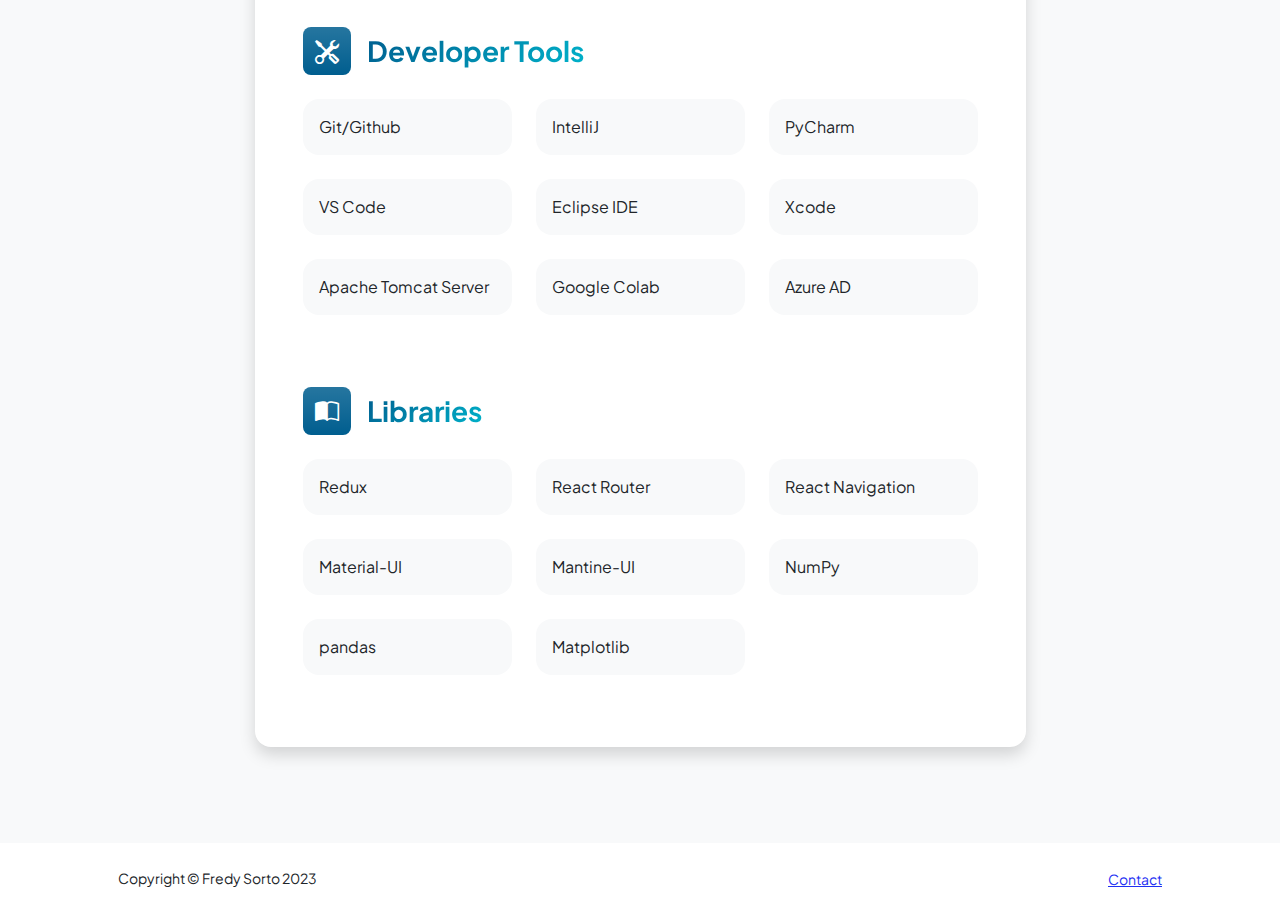
<file: resume.html>
<!DOCTYPE html>
<html lang="en">
  <head>
    <meta charset="utf-8" />
    <meta
      name="viewport"
      content="width=device-width, initial-scale=1, shrink-to-fit=no"
    />
    <meta name="description" content="" />
    <meta name="author" content="" />
    <title>Fredy's Portfolio Website</title>
    <!-- Favicon-->
    <link rel="icon" type="image/x-icon" href="/assets/favicon.ico" />
    <!-- Custom Google font-->
    <link rel="preconnect" href="https://fonts.googleapis.com" />
    <link rel="preconnect" href="https://fonts.gstatic.com" crossorigin />
    <link
      href="https://fonts.googleapis.com/css2?family=Plus+Jakarta+Sans:wght@100;200;300;400;500;600;700;800;900&amp;display=swap"
      rel="stylesheet"
    />
    <!-- Bootstrap icons-->
    <link
      href="https://cdn.jsdelivr.net/npm/bootstrap-icons@1.8.1/font/bootstrap-icons.css"
      rel="stylesheet"
    />
    <!-- Core theme CSS (includes Bootstrap)-->
    <link href="css/styles.css" rel="stylesheet" />
  </head>
  <body class="d-flex flex-column h-100 bg-light">
    <main class="flex-shrink-0">
      <!-- Navigation-->
      <nav class="navbar navbar-expand-lg navbar-light bg-white py-3">
        <div class="container px-5">
          <a class="navbar-brand" href="index.html"
            ><span class="fw-bolder text-primary">Fredy Sorto</span></a
          >
          <button
            class="navbar-toggler"
            type="button"
            data-bs-toggle="collapse"
            data-bs-target="#navbarSupportedContent"
            aria-controls="navbarSupportedContent"
            aria-expanded="false"
            aria-label="Toggle navigation"
          >
            <span class="navbar-toggler-icon"></span>
          </button>
          <div class="collapse navbar-collapse" id="navbarSupportedContent">
            <ul class="navbar-nav ms-auto mb-2 mb-lg-0 small fw-bolder">
              <li class="nav-item">
                <a class="nav-link" href="index.html">Home</a>
              </li>
              <li class="nav-item">
                <a class="nav-link" href="resume.html">Resume</a>
              </li>
              <li class="nav-item">
                <a class="nav-link" href="projects.html">Projects</a>
              </li>
              <li class="nav-item">
                <a class="nav-link" href="contact.html">Contact</a>
              </li>
            </ul>
          </div>
        </div>
      </nav>
      <!-- Page Content-->
      <div class="container px-5 my-5">
        <div class="text-center mb-5">
          <h1 class="display-5 fw-bolder mb-0">
            <span class="text-gradient d-inline">Resume</span>
          </h1>
        </div>
        <div class="row gx-5 justify-content-center">
          <div class="col-lg-11 col-xl-9 col-xxl-8">
            <!-- Experience Section-->
            <section>
              <div
                class="d-flex align-items-center justify-content-between mb-4"
              >
                <h2 class="text-primary fw-bolder mb-0">Experience</h2>
                <!-- Download resume button-->
                <!-- Note: Set the link href target to a PDF file within your project-->
                <a
                  class="btn btn-primary px-4 py-3"
                  href="/assets/FredySorto_Resume.pdf"
                  target="_blank"
                  download
                >
                  <div class="d-inline-block bi bi-download me-2"></div>
                  Download Resume
                </a>
              </div>
              <!-- Experience Card 1-->
              <div class="card shadow border-0 rounded-4 mb-5">
                <div class="card-body p-5">
                  <div class="row align-items-center gx-5">
                    <div class="col text-center text-lg-start mb-4 mb-lg-0">
                      <div class="bg-light p-4 rounded-4">
                        <div class="text-primary fw-bolder mb-2">
                          2023 - 2023
                        </div>
                        <div class="small fw-bolder">IT Intern</div>
                        <div class="small text-muted">New York City FC</div>
                        <div class="small text-muted">New York, NY</div>
                      </div>
                    </div>
                    <div class="col-lg-8">
                      <div>
                        Instrumental in optimizing the club's tech
                        infrastructure, including Azure Active Directory and
                        Intune for security and device management. Facilitated
                        new hire onboarding, resolved technical issues, managed
                        network setups for game days, and handled IT support
                        tickets via Zendesk, enhancing IT management and support
                        capabilities.
                      </div>
                    </div>
                  </div>
                </div>
              </div>
              <!-- Experience Card 2-->
              <!-- <div class="card shadow border-0 rounded-4 mb-5">
                <div class="card-body p-5">
                  <div class="row align-items-center gx-5">
                    <div class="col text-center text-lg-start mb-4 mb-lg-0">
                      <div class="bg-light p-4 rounded-4">
                        <div class="text-primary fw-bolder mb-2">
                          2017 - 2019
                        </div>
                        <div class="small fw-bolder">SEM Specialist</div>
                        <div class="small text-muted">Wayne Enterprises</div>
                        <div class="small text-muted">Gotham City, NY</div>
                      </div>
                    </div>
                    <div class="col-lg-8">
                      <div>
                        Lorem ipsum dolor sit amet consectetur adipisicing elit.
                        Delectus laudantium, voluptatem quis repellendus eaque
                        sit animi illo ipsam amet officiis corporis sed aliquam
                        non voluptate corrupti excepturi maxime porro fuga.
                      </div>
                    </div>
                  </div>
                </div>
              </div> -->
            </section>
            <!-- Education Section-->
            <section>
              <h2 class="text-secondary fw-bolder mb-4">Education</h2>
              <!-- Education Card 1-->
              <div class="card shadow border-0 rounded-4 mb-5">
                <div class="card-body p-5">
                  <div class="row align-items-center gx-5">
                    <div class="col text-center text-lg-start mb-4 mb-lg-0">
                      <div class="bg-light p-4 rounded-4">
                        <div class="text-secondary fw-bolder mb-2">
                          2019 - 2023
                        </div>
                        <div class="mb-2">
                          <div class="small fw-bolder">
                            New York Institute of Technology
                          </div>
                          <div class="small text-muted">New York, NY</div>
                        </div>
                        <div class="fst-italic">
                          <div class="small text-muted">Bachelor's</div>
                          <div class="small text-muted">Computer Science</div>
                        </div>
                      </div>
                    </div>
                    <div class="col-lg-8">
                      <div>
                        Graduated Magna Cum Laude with a 3.6 GPA from New York
                        Institute of Technology. A recipient of the Presidential
                        Honor List three times and the Dean's List once,
                        reflecting sustained academic excellence. As a
                        first-generation college graduate and a HEOP scholar,
                        I've demonstrated resilience and a strong commitment to
                        my field of study in computer science.
                      </div>
                    </div>
                  </div>
                </div>
              </div>
            </section>
            <!-- Divider-->
            <div class="pb-5"></div>
            <!-- Skills Section-->
            <section>
              <!-- Skillset Card-->
              <div class="card shadow border-0 rounded-4 mb-5">
                <div class="card-body p-5">
                  <!-- Languages list-->
                  <div class="mb-5">
                    <div class="d-flex align-items-center mb-4">
                      <div
                        class="feature bg-primary bg-gradient-primary-to-secondary text-white rounded-3 me-3"
                      >
                        <i class="bi bi-code-slash"></i>
                      </div>
                      <h3 class="fw-bolder mb-0">
                        <span class="text-gradient d-inline">Languages</span>
                      </h3>
                    </div>
                    <div class="row row-cols-1 row-cols-md-3 mb-4">
                      <!-- HTML/CSS -->
                      <div class="col mb-4 mb-md-0">
                        <div
                          class="d-flex align-items-center bg-light rounded-4 p-3 h-100"
                        >
                          HTML/CSS
                        </div>
                      </div>
                      <!-- JavaScript -->
                      <div class="col mb-4 mb-md-0">
                        <div
                          class="d-flex align-items-center bg-light rounded-4 p-3 h-100"
                        >
                          JavaScript
                        </div>
                      </div>
                      <!-- SQL -->
                      <div class="col">
                        <div
                          class="d-flex align-items-center bg-light rounded-4 p-3 h-100"
                        >
                          SQL
                        </div>
                      </div>
                    </div>
                    <div class="row row-cols-1 row-cols-md-3">
                      <!-- Java -->
                      <div class="col mb-4 mb-md-0">
                        <div
                          class="d-flex align-items-center bg-light rounded-4 p-3 h-100"
                        >
                          Java
                        </div>
                      </div>
                      <!-- Python -->
                      <div class="col mb-4 mb-md-0">
                        <div
                          class="d-flex align-items-center bg-light rounded-4 p-3 h-100"
                        >
                          Python
                        </div>
                      </div>
                      <!-- Swift -->
                      <div class="col">
                        <div
                          class="d-flex align-items-center bg-light rounded-4 p-3 h-100"
                        >
                          Swift
                        </div>
                      </div>
                    </div>
                  </div>
                  <!-- Frameworks list-->
                  <div class="mb-5">
                    <div class="d-flex align-items-center mb-4">
                      <div
                        class="feature bg-primary bg-gradient-primary-to-secondary text-white rounded-3 me-3"
                      >
                        <i class="bi bi-stack"></i>
                      </div>
                      <h3 class="fw-bolder mb-0">
                        <span class="text-gradient d-inline">Frameworks</span>
                      </h3>
                    </div>
                    <div class="row row-cols-1 row-cols-md-3 mb-4">
                      <!-- ReactJS -->
                      <div class="col mb-4 mb-md-0">
                        <div
                          class="d-flex align-items-center bg-light rounded-4 p-3 h-100"
                        >
                          ReactJS
                        </div>
                      </div>
                      <!-- React Native -->
                      <div class="col mb-4 mb-md-0">
                        <div
                          class="d-flex align-items-center bg-light rounded-4 p-3 h-100"
                        >
                          React Native
                        </div>
                      </div>
                      <!-- Node.js -->
                      <div class="col">
                        <div
                          class="d-flex align-items-center bg-light rounded-4 p-3 h-100"
                        >
                          Node.js
                        </div>
                      </div>
                    </div>
                    <div class="row row-cols-1 row-cols-md-3">
                      <!-- Bootstrap -->
                      <div class="col mb-4 mb-md-0">
                        <div
                          class="d-flex align-items-center bg-light rounded-4 p-3 h-100"
                        >
                          Bootstrap
                        </div>
                      </div>
                      <!-- Expo -->
                      <div class="col">
                        <div
                          class="d-flex align-items-center bg-light rounded-4 p-3 h-100"
                        >
                          Expo
                        </div>
                      </div>
                    </div>
                  </div>
                  <!-- Developer Tools list-->
                  <div class="mb-5">
                    <div class="d-flex align-items-center mb-4">
                      <div
                        class="feature bg-primary bg-gradient text-white rounded-3 me-3"
                      >
                        <i class="bi bi-tools"></i>
                      </div>
                      <h3 class="fw-bolder mb-0">
                        <span class="text-gradient d-inline"
                          >Developer Tools</span
                        >
                      </h3>
                    </div>
                    <div class="row row-cols-1 row-cols-md-3 mb-4">
                      <!-- Git -->
                      <div class="col mb-4 mb-md-0">
                        <div
                          class="d-flex align-items-center bg-light rounded-4 p-3 h-100"
                        >
                          Git/Github
                        </div>
                      </div>
                      <!-- IntelliJ -->
                      <div class="col mb-4 mb-md-0">
                        <div
                          class="d-flex align-items-center bg-light rounded-4 p-3 h-100"
                        >
                          IntelliJ
                        </div>
                      </div>
                      <!-- PyCharm -->
                      <div class="col">
                        <div
                          class="d-flex align-items-center bg-light rounded-4 p-3 h-100"
                        >
                          PyCharm
                        </div>
                      </div>
                    </div>
                    <div class="row row-cols-1 row-cols-md-3">
                      <!-- VS Code -->
                      <div class="col mb-4">
                        <div
                          class="d-flex align-items-center bg-light rounded-4 p-3 h-100"
                        >
                          VS Code
                        </div>
                      </div>
                      <!-- Eclipse IDE -->
                      <div class="col mb-4">
                        <div
                          class="d-flex align-items-center bg-light rounded-4 p-3 h-100"
                        >
                          Eclipse IDE
                        </div>
                      </div>
                      <!-- Xcode -->
                      <div class="col mb-4">
                        <div
                          class="d-flex align-items-center bg-light rounded-4 p-3 h-100"
                        >
                          Xcode
                        </div>
                      </div>
                    </div>
                    <div class="row row-cols-1 row-cols-md-3">
                      <!-- Apache Tomcat Server -->
                      <div class="col mb-4">
                        <div
                          class="d-flex align-items-center bg-light rounded-4 p-3 h-100"
                        >
                          Apache Tomcat Server
                        </div>
                      </div>
                      <!-- Google Colab -->
                      <div class="col mb-4">
                        <div
                          class="d-flex align-items-center bg-light rounded-4 p-3 h-100"
                        >
                          Google Colab
                        </div>
                      </div>
                      <!-- Azure AD -->
                      <div class="col mb-4">
                        <div
                          class="d-flex align-items-center bg-light rounded-4 p-3 h-100"
                        >
                          Azure AD
                        </div>
                      </div>
                    </div>
                  </div>
                  <!-- Libraries list-->
                  <div class="mb-0">
                    <div class="d-flex align-items-center mb-4">
                      <div
                        class="feature bg-primary bg-gradient text-white rounded-3 me-3"
                      >
                        <i class="bi bi-book-half"></i>
                      </div>
                      <h3 class="fw-bolder mb-0">
                        <span class="text-gradient d-inline">Libraries</span>
                      </h3>
                    </div>
                    <div class="row row-cols-1 row-cols-md-3 mb-4">
                      <!-- Redux -->
                      <div class="col mb-4 mb-md-0">
                        <div
                          class="d-flex align-items-center bg-light rounded-4 p-3 h-100"
                        >
                          Redux
                        </div>
                      </div>
                      <!-- React Router -->
                      <div class="col mb-4 mb-md-0">
                        <div
                          class="d-flex align-items-center bg-light rounded-4 p-3 h-100"
                        >
                          React Router
                        </div>
                      </div>
                      <!-- React Navigation -->
                      <div class="col">
                        <div
                          class="d-flex align-items-center bg-light rounded-4 p-3 h-100"
                        >
                          React Navigation
                        </div>
                      </div>
                    </div>
                    <div class="row row-cols-1 row-cols-md-3">
                      <!-- Material-UI -->
                      <div class="col mb-4">
                        <div
                          class="d-flex align-items-center bg-light rounded-4 p-3 h-100"
                        >
                          Material-UI
                        </div>
                      </div>
                      <!-- Mantine-UI -->
                      <div class="col mb-4">
                        <div
                          class="d-flex align-items-center bg-light rounded-4 p-3 h-100"
                        >
                          Mantine-UI
                        </div>
                      </div>
                      <!-- NumPy -->
                      <div class="col mb-4">
                        <div
                          class="d-flex align-items-center bg-light rounded-4 p-3 h-100"
                        >
                          NumPy
                        </div>
                      </div>
                    </div>
                    <div class="row row-cols-1 row-cols-md-3">
                      <!-- pandas -->
                      <div class="col mb-4">
                        <div
                          class="d-flex align-items-center bg-light rounded-4 p-3 h-100"
                        >
                          pandas
                        </div>
                      </div>
                      <!-- Matplotlib -->
                      <div class="col mb-4">
                        <div
                          class="d-flex align-items-center bg-light rounded-4 p-3 h-100"
                        >
                          Matplotlib
                        </div>
                      </div>
                    </div>
                  </div>
                </div>
              </div>
            </section>
          </div>
        </div>
      </div>
    </main>
    <!-- Footer-->
    <footer class="bg-white py-4 mt-auto">
      <div class="container px-5">
        <div
          class="row align-items-center justify-content-between flex-column flex-sm-row"
        >
          <div class="col-auto">
            <div class="small m-0">Copyright &copy; Fredy Sorto 2023</div>
          </div>
          <div class="col-auto">
            <a class="small" href="/contact.html">Contact</a>
          </div>
        </div>
      </div>
    </footer>
    <!-- Bootstrap core JS-->
    <script src="https://cdn.jsdelivr.net/npm/bootstrap@5.2.3/dist/js/bootstrap.bundle.min.js"></script>
    <!-- Core theme JS-->
    <script src="js/scripts.js"></script>
  </body>
</html>
</file>
